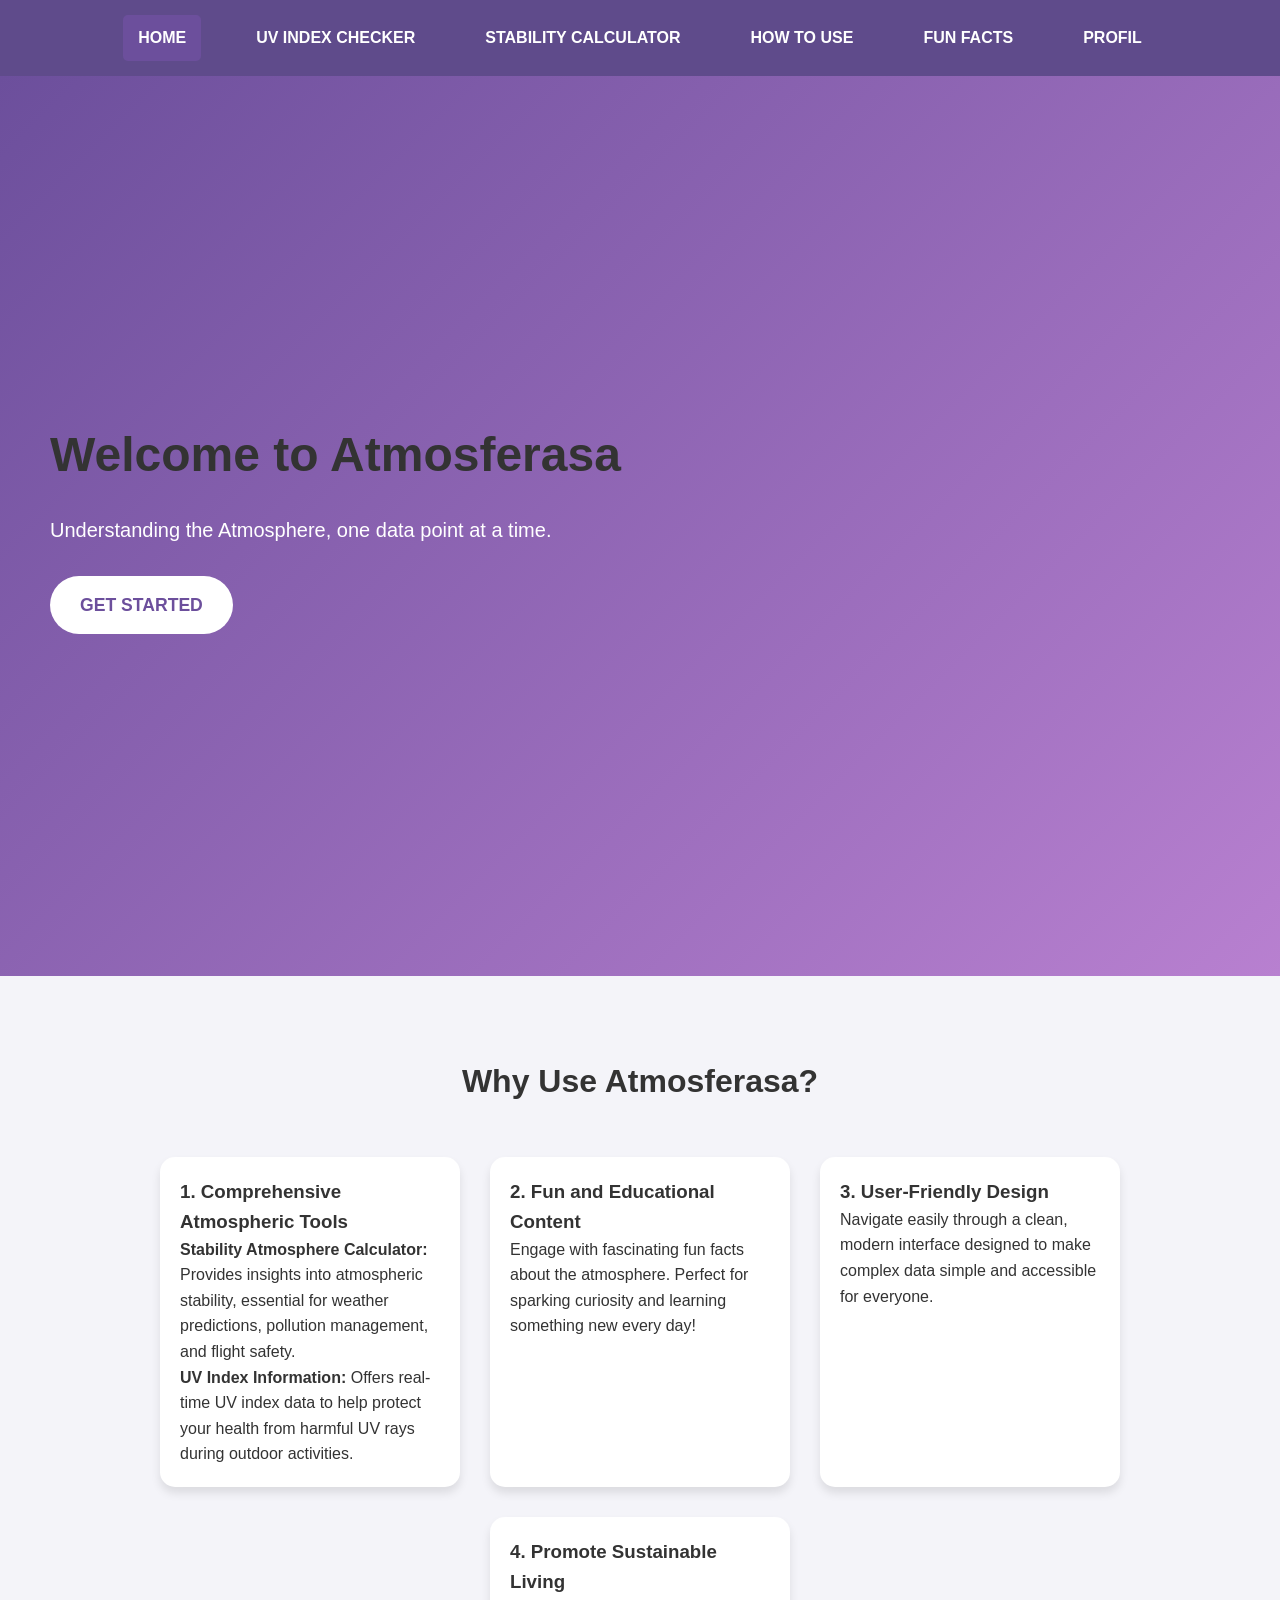
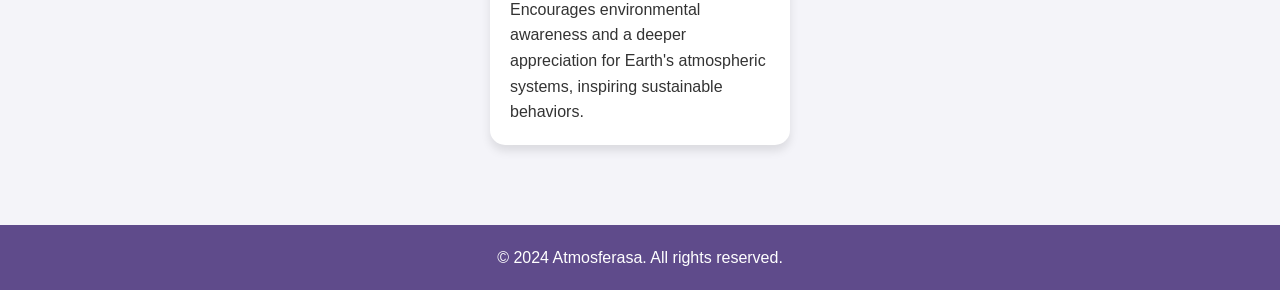
<file: index.html>
<!DOCTYPE html>
<html lang="en">
<head>
    <meta charset="UTF-8">
    <meta name="viewport" content="width=device-width, initial-scale=1.0">
    <title>Home - Atmosferasa</title>
    <!-- Link CSS -->
    <link rel="stylesheet" href="style.css">
</head>
<body>
    <!-- Navigation -->
    <nav>
        <a href="/" class="active">Home</a>
        <a href="/UV/index.html">UV Index Checker</a>
        <a href="/Calculator/index.html">Stability Calculator</a>
        <a href="/How/index.html">How To Use</a>
        <a href="/Funfact/index.html">Fun Facts</a>
        <a href="/Profil/index.html">Profil</a>
    </nav>

    <!-- Hero Section -->
    <header class="hero-section">
        <div class="hero-content">
            <h1>Welcome to Atmosferasa</h1>
            <p>Understanding the Atmosphere, one data point at a time.</p>
            <a href="/How/index.html" class="button">Get Started</a>
        </div>
    </header>

    <!-- Features Section -->
    <section class="features">
        <h2>Why Use Atmosferasa?</h2>
        <div class="feature-grid">
            <div class="feature-item">
                <h3>1. Comprehensive Atmospheric Tools</h3>
                <p><strong>Stability Atmosphere Calculator:</strong> Provides insights into atmospheric stability, essential for weather predictions, pollution management, and flight safety.</p>
                <p><strong>UV Index Information:</strong> Offers real-time UV index data to help protect your health from harmful UV rays during outdoor activities.</p>
            </div>
            <div class="feature-item">
                <h3>2. Fun and Educational Content</h3>
                <p>Engage with fascinating fun facts about the atmosphere. Perfect for sparking curiosity and learning something new every day!</p>
            </div>
            <div class="feature-item">
                <h3>3. User-Friendly Design</h3>
                <p>Navigate easily through a clean, modern interface designed to make complex data simple and accessible for everyone.</p>
            </div>
            <div class="feature-item">
                <h3>4. Promote Sustainable Living</h3>
                <p>Encourages environmental awareness and a deeper appreciation for Earth's atmospheric systems, inspiring sustainable behaviors.</p>
            </div>
        </div>
    </section>

    <!-- Footer -->
    <footer>
        <p>© 2024 Atmosferasa. All rights reserved.</p>
    </footer>

    <!-- Link JavaScript -->
    <script src="script.js"></script>
</body>
</html>
</file>
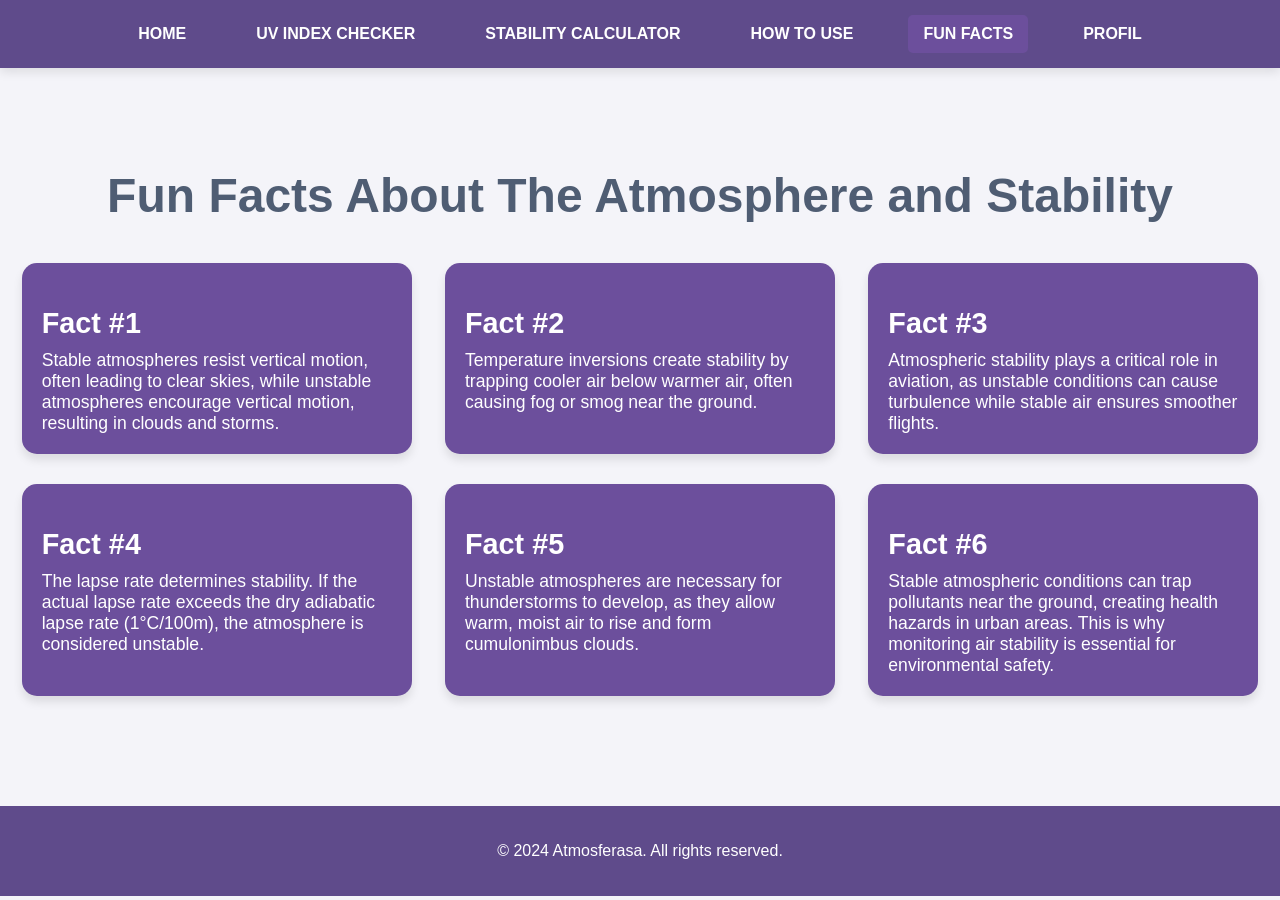
<file: Funfact/index.html>
<!DOCTYPE html>
<html lang="en">
<head>
    <meta charset="UTF-8">
    <meta name="viewport" content="width=device-width, initial-scale=1.0">
    <title>Fun Facts - Atmosferasa</title>
    <style>
        /* General Styles */
        body {
            font-family: 'Roboto', sans-serif;
            margin: 0;
            padding: 0;
            background-color: #f4f4f9;
            color: #333;
        }

        /* Navigation */
        nav {
            background-color: #5f4b8b;
            padding: 15px 0;
            display: flex;
            justify-content: center;
            box-shadow: 0 4px 10px rgba(0, 0, 0, 0.1);
        }

        nav a {
            color: #fff;
            text-decoration: none;
            margin: 0 20px;
            font-weight: bold;
            padding: 10px 15px;
            text-transform: uppercase;
            border-radius: 5px;
            transition: background-color 0.3s ease;
        }

        nav a.active {
            background-color: #6c4f9c;
        }

        nav a:hover {
            background-color: #48375d;
        }

        /* Fun Facts Section */
        .fun-facts {
            text-align: center;
            padding: 60px 20px;
        }

        .fun-facts h1 {
            font-size: 3rem;
            color: #4f5d73;
            margin-bottom: 40px;
        }

        .facts-grid {
            display: grid;
            grid-template-columns: repeat(auto-fit, minmax(300px, 1fr));
            gap: 30px;
            justify-items: center;
        }

        .fact-card {
            background-color: #6c4f9c;
            color: white;
            border-radius: 15px;
            padding: 20px;
            box-shadow: 0 6px 10px rgba(0, 0, 0, 0.1);
            transition: transform 0.3s ease, box-shadow 0.3s ease;
            max-width: 350px;
            text-align: left;
        }

        .fact-card:hover {
            transform: scale(1.05);
            box-shadow: 0 8px 20px rgba(0, 0, 0, 0.2);
        }

        .fact-card h2 {
            font-size: 1.8rem;
            margin-bottom: 10px;
        }

        .fact-card p {
            font-size: 1.1rem;
            margin: 0;
        }

        /* Footer */
        footer {
            text-align: center;
            padding: 20px;
            background-color: #5f4b8b;
            color: white;
            margin-top: 50px;
            font-size: 1rem;
        }
    </style>
</head>
<body>
    <!-- Navigation -->
    <nav>
        <a href="/">Home</a>
        <a href="/UV/index.html">UV Index Checker</a>
        <a href="/Calculator/index.html">Stability Calculator</a>
        <a href="/How/index.html">How To Use</a>
        <a href="/Funfact/index.html" class="active">Fun Facts</a>
        <a href="/Profil/index.html">Profil</a>
    </nav>

    <!-- Fun Facts Section -->
    <section class="fun-facts">
        <h1>Fun Facts About The Atmosphere and Stability</h1>
        <div class="facts-grid">
            <!-- Fact Card 1 -->
            <div class="fact-card">
                <h2>Fact #1</h2>
                <p>Stable atmospheres resist vertical motion, often leading to clear skies, while unstable atmospheres encourage vertical motion, resulting in clouds and storms.</p>
            </div>
            <!-- Fact Card 2 -->
            <div class="fact-card">
                <h2>Fact #2</h2>
                <p>Temperature inversions create stability by trapping cooler air below warmer air, often causing fog or smog near the ground.</p>
            </div>
            <!-- Fact Card 3 -->
            <div class="fact-card">
                <h2>Fact #3</h2>
                <p>Atmospheric stability plays a critical role in aviation, as unstable conditions can cause turbulence while stable air ensures smoother flights.</p>
            </div>
            <!-- Fact Card 4 -->
            <div class="fact-card">
                <h2>Fact #4</h2>
                <p>The lapse rate determines stability. If the actual lapse rate exceeds the dry adiabatic lapse rate (1°C/100m), the atmosphere is considered unstable.</p>
            </div>
            <!-- Fact Card 5 -->
            <div class="fact-card">
                <h2>Fact #5</h2>
                <p>Unstable atmospheres are necessary for thunderstorms to develop, as they allow warm, moist air to rise and form cumulonimbus clouds.</p>
            </div>
            <!-- Fact Card 6 -->
            <div class="fact-card">
                <h2>Fact #6</h2>
                <p>Stable atmospheric conditions can trap pollutants near the ground, creating health hazards in urban areas. This is why monitoring air stability is essential for environmental safety.</p>
            </div>
        </div>
    </section>

    <!-- Footer -->
    <footer>
        <p>© 2024 Atmosferasa. All rights reserved.</p>
    </footer>
</body>
</html>
</file>
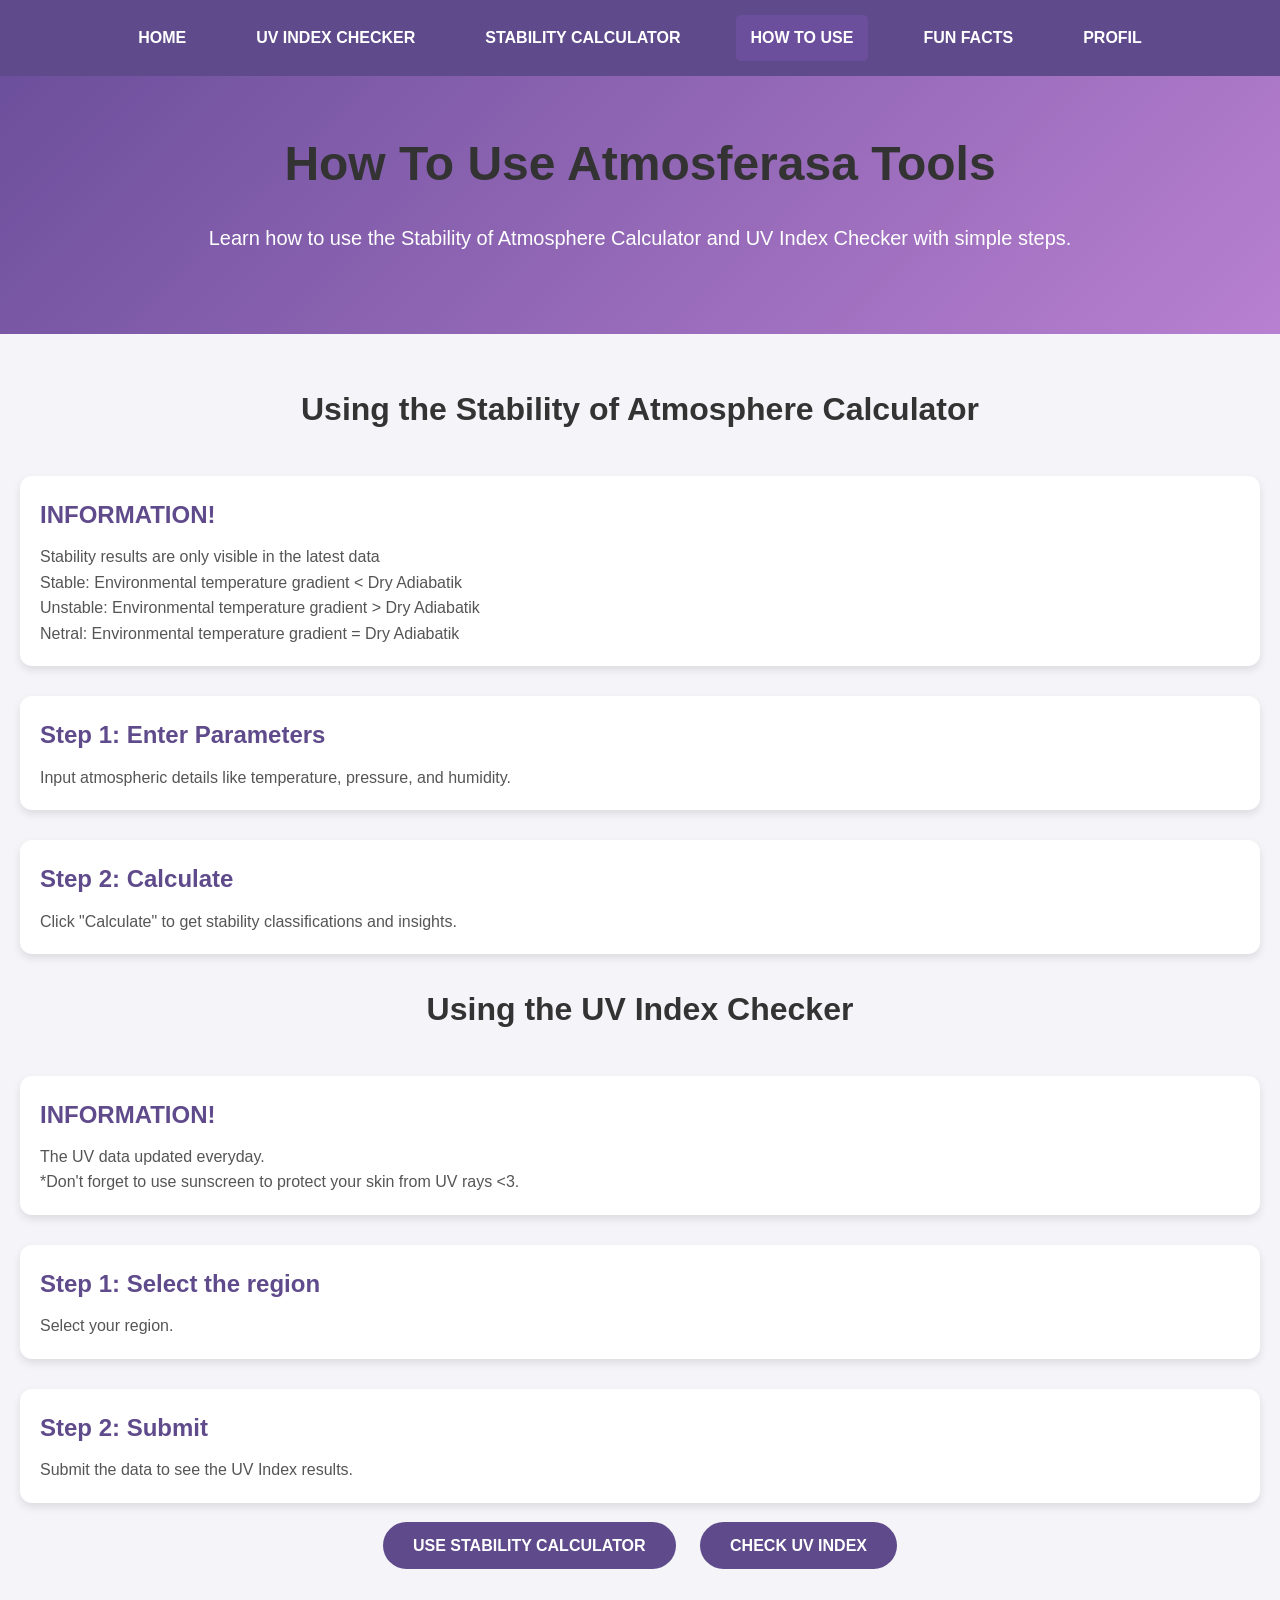
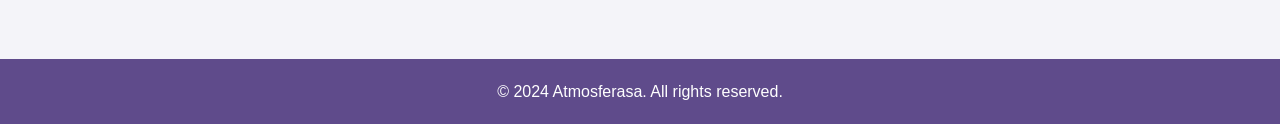
<file: How/index.html>
<!DOCTYPE html>
<html lang="en">
<head>
    <meta charset="UTF-8">
    <meta name="viewport" content="width=device-width, initial-scale=1.0">
    <title>How To Use - Atmosferasa</title>
    <style>
        /* Global Styles */
        * {
            margin: 0;
            padding: 0;
            box-sizing: border-box;
        }

        body {
            font-family: 'Roboto', sans-serif;
            background-color: #f4f4f9;
            color: #333;
            line-height: 1.6;
        }

        h1, h2, h3 {
            font-family: 'Montserrat', sans-serif;
            color: #333;
        }

        /* Navigation Styles */
        nav {
            background-color: #5f4b8b;
            padding: 15px 0;
            display: flex;
            justify-content: center;
            box-shadow: 0 4px 10px rgba(0, 0, 0, 0.1);
        }

        nav a {
            color: #fff;
            text-decoration: none;
            font-weight: bold;
            margin: 0 20px;
            padding: 10px 15px;
            text-transform: uppercase;
            border-radius: 5px;
            transition: background-color 0.3s ease;
        }

        nav a:hover {
            background-color: #48375d;
        }

        nav a.active {
            background-color: #6c4f9c;
        }

        /* Hero Section */
        .hero-section {
            text-align: center;
            padding: 50px 20px;
            background: linear-gradient(135deg, #6c4f9c, #b880d0);
            color: white;
        }

        .hero-section h1 {
            font-size: 3rem;
            margin-bottom: 20px;
        }

        .hero-section p {
            font-size: 1.25rem;
            margin-bottom: 30px;
        }

        /* Instructions Section */
        .instructions {
            padding: 50px 20px;
            text-align: center;
        }

        .instructions h2 {
            font-size: 2rem;
            margin-bottom: 40px;
        }

        .step {
            display: flex;
            align-items: center;
            background-color: white;
            border-radius: 12px;
            box-shadow: 0 4px 8px rgba(0, 0, 0, 0.1);
            margin-bottom: 30px;
            padding: 20px;
        }

        .step img {
            max-width: 150px;
            margin-right: 20px;
            border-radius: 8px;
        }

        .step-text {
            text-align: left;
        }

        .step-text h3 {
            font-size: 1.5rem;
            margin-bottom: 10px;
            color: #5f4b8b;
        }

        .step-text p {
            font-size: 1rem;
            color: #555;
        }

        .cta-buttons {
            margin-top: 30px;
        }

        .cta-buttons a {
            text-decoration: none;
            padding: 15px 30px;
            margin: 10px;
            background-color: #5f4b8b;
            color: white;
            border-radius: 50px;
            font-size: 1rem;
            font-weight: bold;
            text-transform: uppercase;
            transition: background-color 0.3s ease, transform 0.3s ease;
        }

        .cta-buttons a:hover {
            background-color: #48375d;
            transform: scale(1.05);
        }

        /* Footer */
        footer {
            background-color: #5f4b8b;
            color: white;
            text-align: center;
            padding: 20px;
            margin-top: 50px;
        }
    </style>
</head>
<body>
    <nav>
        <a href="/">Home</a>
        <a href="/UV/index.html">UV Index Checker</a>
        <a href="/Calculator/index.html">Stability Calculator</a>
        <a href="/How/index.html" class="active">How To Use</a>
        <a href="/Funfact/index.html">Fun Facts</a>
        <a href="/Profil/index.html">Profil</a>
    </nav>

    <header class="hero-section">
        <h1>How To Use Atmosferasa Tools</h1>
        <p>Learn how to use the Stability of Atmosphere Calculator and UV Index Checker with simple steps.</p>
    </header>

    <section class="instructions">
        <h2>Using the Stability of Atmosphere Calculator</h2>
        <div class="step">
            <div class="step-text">
                <h3>INFORMATION!</h3>
                <p>Stability results are only visible in the latest data</p>
                <p>Stable: Environmental temperature gradient < Dry Adiabatik</p>
                <p>Unstable: Environmental temperature gradient > Dry Adiabatik</p>
                <p>Netral: Environmental temperature gradient = Dry Adiabatik</p>
            </div>
        </div>
        <div class="step">
            <div class="step-text">
                <h3>Step 1: Enter Parameters</h3>
                <p>Input atmospheric details like temperature, pressure, and humidity.</p>
            </div>
        </div>
        <div class="step">
            <div class="step-text">
                <h3>Step 2: Calculate</h3>
                <p>Click "Calculate" to get stability classifications and insights.</p>
            </div>
        </div>

        <h2>Using the UV Index Checker</h2>
        <div class="step">
            <div class="step-text">
                <h3>INFORMATION!</h3>
                <p>The UV data updated everyday.</p>
                <p>*Don't forget to use sunscreen to protect your skin from UV rays <3.</p>
            </div>
        </div>
        <div class="step">
            <div class="step-text">
                <h3>Step 1: Select the region</h3>
                <p>Select your region.</p>
            </div>
        </div>
        <div class="step">
            <div class="step-text">
                <h3>Step 2: Submit</h3>
                <p>Submit the data to see the UV Index results.</p>
            </div>
        </div>

        <div class="cta-buttons">
            <a href="/Calculator/index.html">Use Stability Calculator</a>
            <a href="/UV/index.html">Check UV Index</a>
        </div>
    </section>

    <footer>
        <p>© 2024 Atmosferasa. All rights reserved.</p>
    </footer>
</body>
</html>
</file>
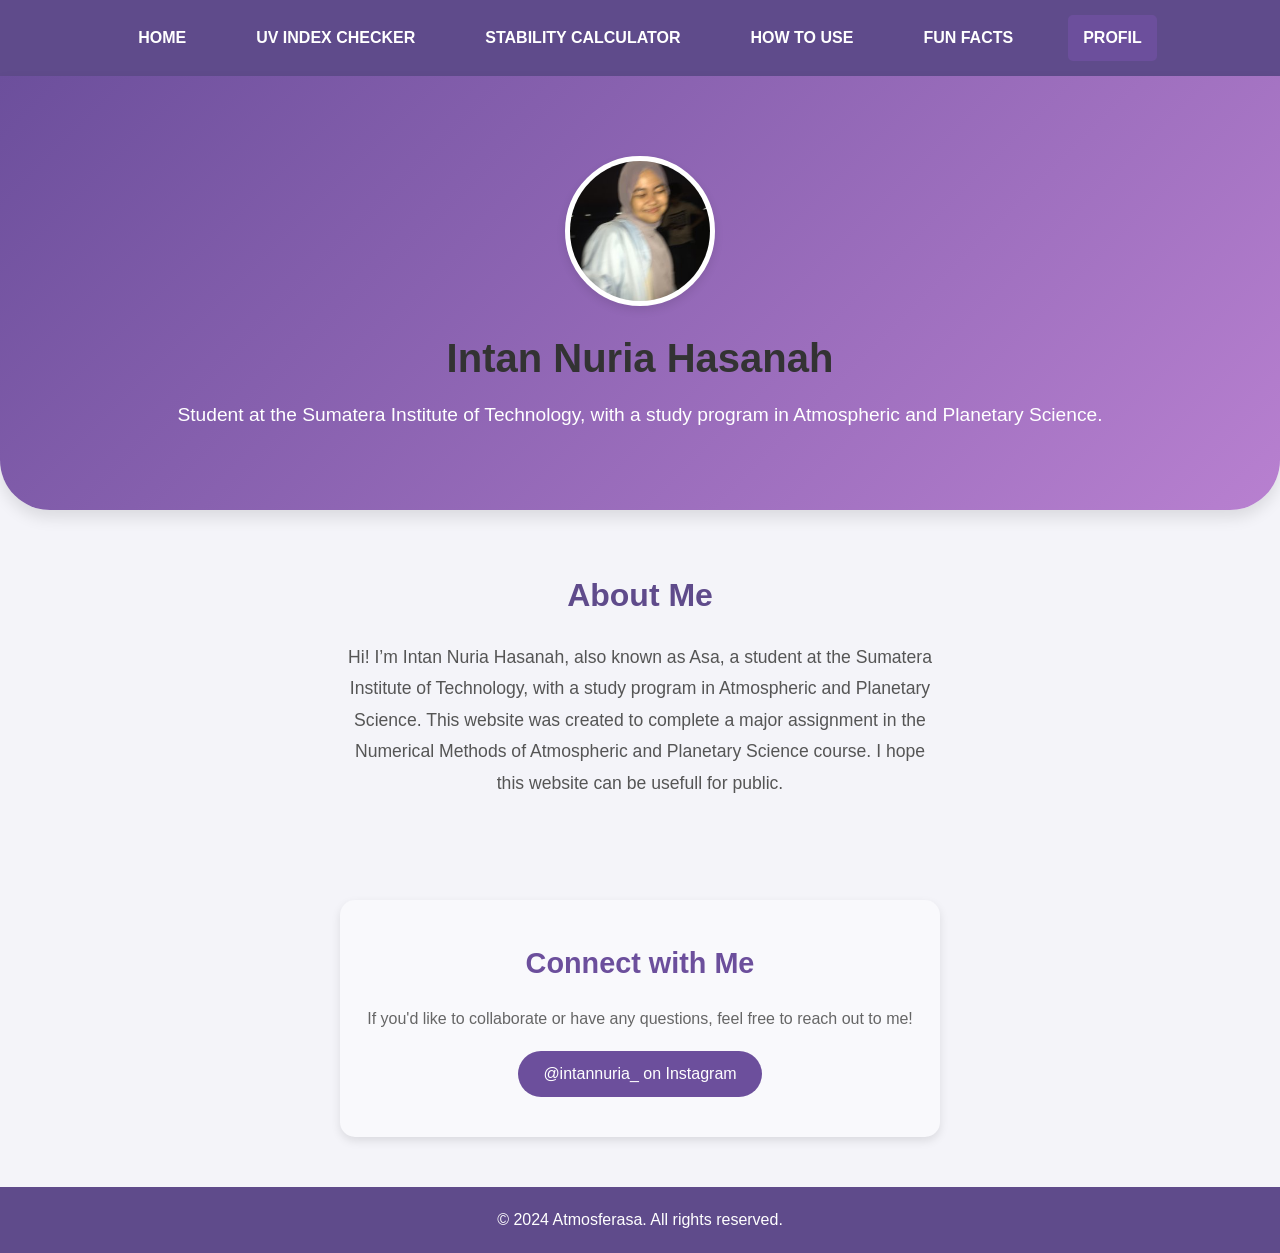
<file: Profil/index.html>
<!DOCTYPE html>
<html lang="en">
<head>
    <meta charset="UTF-8">
    <meta name="viewport" content="width=device-width, initial-scale=1.0">
    <title>Profil - Atmosferasa</title>

    <style>
        /* Global Styles */
        * {
            margin: 0;
            padding: 0;
            box-sizing: border-box;
        }

        body {
            font-family: 'Roboto', sans-serif;
            background-color: #f4f4f9;
            color: #333;
            line-height: 1.6;
        }

        h1, h2, h3 {
            font-family: 'Montserrat', sans-serif;
            color: #333;
        }

        /* Navigation Styles */
        nav {
            background-color: #5f4b8b;
            padding: 15px 0;
            display: flex;
            justify-content: center;
            box-shadow: 0 4px 10px rgba(0, 0, 0, 0.1);
        }

        nav a {
            color: #fff;
            text-decoration: none;
            font-weight: bold;
            margin: 0 20px;
            padding: 10px 15px;
            text-transform: uppercase;
            border-radius: 5px;
            transition: background-color 0.3s ease;
        }

        nav a:hover {
            background-color: #48375d;
        }

        nav a.active {
            background-color: #6c4f9c;
        }

        /* Profil Section */
        .profil-header {
            text-align: center;
            background: linear-gradient(135deg, #6c4f9c, #b880d0);
            color: white;
            padding: 60px 20px;
            border-bottom-left-radius: 50px;
            border-bottom-right-radius: 50px;
            box-shadow: 0 8px 15px rgba(0, 0, 0, 0.1);
        }

        .profil-header h1 {
            font-size: 2.5rem;
            margin-bottom: 10px;
        }

        .profil-header p {
            font-size: 1.2rem;
            margin-bottom: 20px;
        }

        .profile-picture {
            width: 150px;
            height: 150px;
            background-color: #fff;
            border-radius: 50%;
            margin: 20px auto;
            box-shadow: 0 4px 10px rgba(0, 0, 0, 0.1);
            overflow: hidden;
            border: 5px solid #fff;
        }

        .profile-picture img {
            width: 100%;
            height: 100%;
            object-fit: cover;
        }

        /* About Section */
        .about {
            padding: 60px 20px;
            text-align: center;
        }

        .about h2 {
            font-size: 2rem;
            margin-bottom: 20px;
            color: #5f4b8b;
        }

        .about p {
            font-size: 1.1rem;
            color: #555;
            max-width: 600px;
            margin: 0 auto;
            line-height: 1.8;
        }

        /* Contact Section */
        .contact {
            margin-top: 40px;
            padding: 40px 20px;
            background-color: #f9f9fc;
            text-align: center;
            box-shadow: 0 4px 10px rgba(0, 0, 0, 0.1);
            border-radius: 15px;
            max-width: 600px;
            margin: 40px auto;
        }

        .contact h3 {
            font-size: 1.8rem;
            margin-bottom: 20px;
            color: #6c4f9c;
        }

        .contact p {
            font-size: 1rem;
            color: #666;
            margin-bottom: 20px;
        }

        .contact a {
            display: inline-block;
            background-color: #6c4f9c;
            color: white;
            padding: 10px 25px;
            font-size: 1rem;
            text-decoration: none;
            border-radius: 50px;
            transition: background-color 0.3s ease, transform 0.3s ease;
        }

        .contact a:hover {
            background-color: #5f4b8b;
            transform: scale(1.05);
        }

        /* Footer Section */
        footer {
            background-color: #5f4b8b;
            color: white;
            text-align: center;
            padding: 20px;
            margin-top: 50px;
        }

        footer p {
            font-size: 1rem;
        }
    </style>
</head>
<body>
    <!-- Navigation -->
    <nav>
        <a href="/">Home</a>
        <a href="/UV/index.html">UV Index Checker</a>
        <a href="/Calculator/index.html">Stability Calculator</a>
        <a href="/How/index.html">How To Use</a>
        <a href="/Funfact/index.html">Fun Facts</a>
        <a href="/Profil/index.html" class="active">Profil</a>
    </nav>

    <!-- Profil Header -->
    <section class="profil-header">
        <div class="profile-picture">
            <img src="/image/profil.png" alt="Profile Picture">
        </div>
        <h1>Intan Nuria Hasanah</h1>
        <p>Student at the Sumatera Institute of Technology, with a study program in Atmospheric and Planetary Science.</p>
    </section>

    <!-- About Section -->
    <section class="about">
        <h2>About Me</h2>
        <p>
            Hi! I’m Intan Nuria Hasanah, also known as Asa, a student at the Sumatera Institute of Technology, with a study program in Atmospheric and Planetary Science. This website was created to complete a major assignment in the Numerical Methods of Atmospheric and Planetary Science course. I hope this website can be usefull for public.
        </p>
    </section>

    <!-- Contact Section -->
    <section class="contact">
        <h3>Connect with Me</h3>
        <p>If you'd like to collaborate or have any questions, feel free to reach out to me!</p>
        <a href="https://www.instagram.com/intannuria_/" target="_blank">@intannuria_ on Instagram</a>
    </section>

    <!-- Footer -->
    <footer>
        <p>© 2024 Atmosferasa. All rights reserved.</p>
    </footer>
</body>
</html>
</file>
<file: style.css>
/* Global Styles */
* {
    margin: 0;
    padding: 0;
    box-sizing: border-box;
}

body {
    font-family: 'Roboto', sans-serif;
    background-color: #f4f4f9;
    color: #333;
    line-height: 1.6;
}

h1, h2, h3 {
    font-family: 'Montserrat', sans-serif;
    color: #333;
}

/* Navigation Styles */
nav {
    background-color: #5f4b8b;
    padding: 15px 0;
    display: flex;
    justify-content: center;
    box-shadow: 0 4px 10px rgba(0, 0, 0, 0.1);
}

nav a {
    color: #fff;
    text-decoration: none;
    font-weight: bold;
    margin: 0 20px;
    padding: 10px 15px;
    text-transform: uppercase;
    border-radius: 5px;
    transition: background-color 0.3s ease;
}

nav a:hover {
    background-color: #48375d;
}

nav a.active {
    background-color: #6c4f9c;
}

/* Hero Section */
.hero-section {
    display: flex;
    justify-content: space-between;
    align-items: center;
    height: 100vh;
    background: linear-gradient(135deg, #6c4f9c, #b880d0);
    color: white;
    text-align: left;
    padding: 0 50px;
    position: relative;
}

.hero-content {
    max-width: 600px;
}

.hero-content h1 {
    font-size: 3rem;
    font-weight: bold;
    margin-bottom: 20px;
}

.hero-content p {
    font-size: 1.25rem;
    margin-bottom: 30px;
}

.button {
    background-color: #fff;
    color: #6c4f9c;
    padding: 15px 30px;
    border-radius: 50px;
    font-weight: bold;
    text-transform: uppercase;
    font-size: 1.1rem;
    text-decoration: none;
    display: inline-block;
    transition: background-color 0.3s ease, transform 0.3s ease;
}

.button:hover {
    background-color: #b880d0;
    color: white;
    transform: scale(1.05);
}

/* Features Section */
.features {
    padding: 80px 20px;
    text-align: center;
}

.features h2 {
    font-size: 2rem;
    color: #333;
    margin-bottom: 50px;
}

.feature-grid {
    display: flex;
    justify-content: center;
    gap: 30px;
    flex-wrap: wrap;
}

.feature-item {
    background-color: white;
    padding: 20px;
    width: 300px;
    border-radius: 15px;
    box-shadow: 0 6px 10px rgba(0, 0, 0, 0.1);
    text-align: left;
    transition: transform 0.3s ease-in-out;
}

.feature-item:hover {
    transform: translateY(-10px);
}

/* Footer */
footer {
    background-color: #5f4b8b;
    color: white;
    text-align: center;
    padding: 20px;
}
</file>
